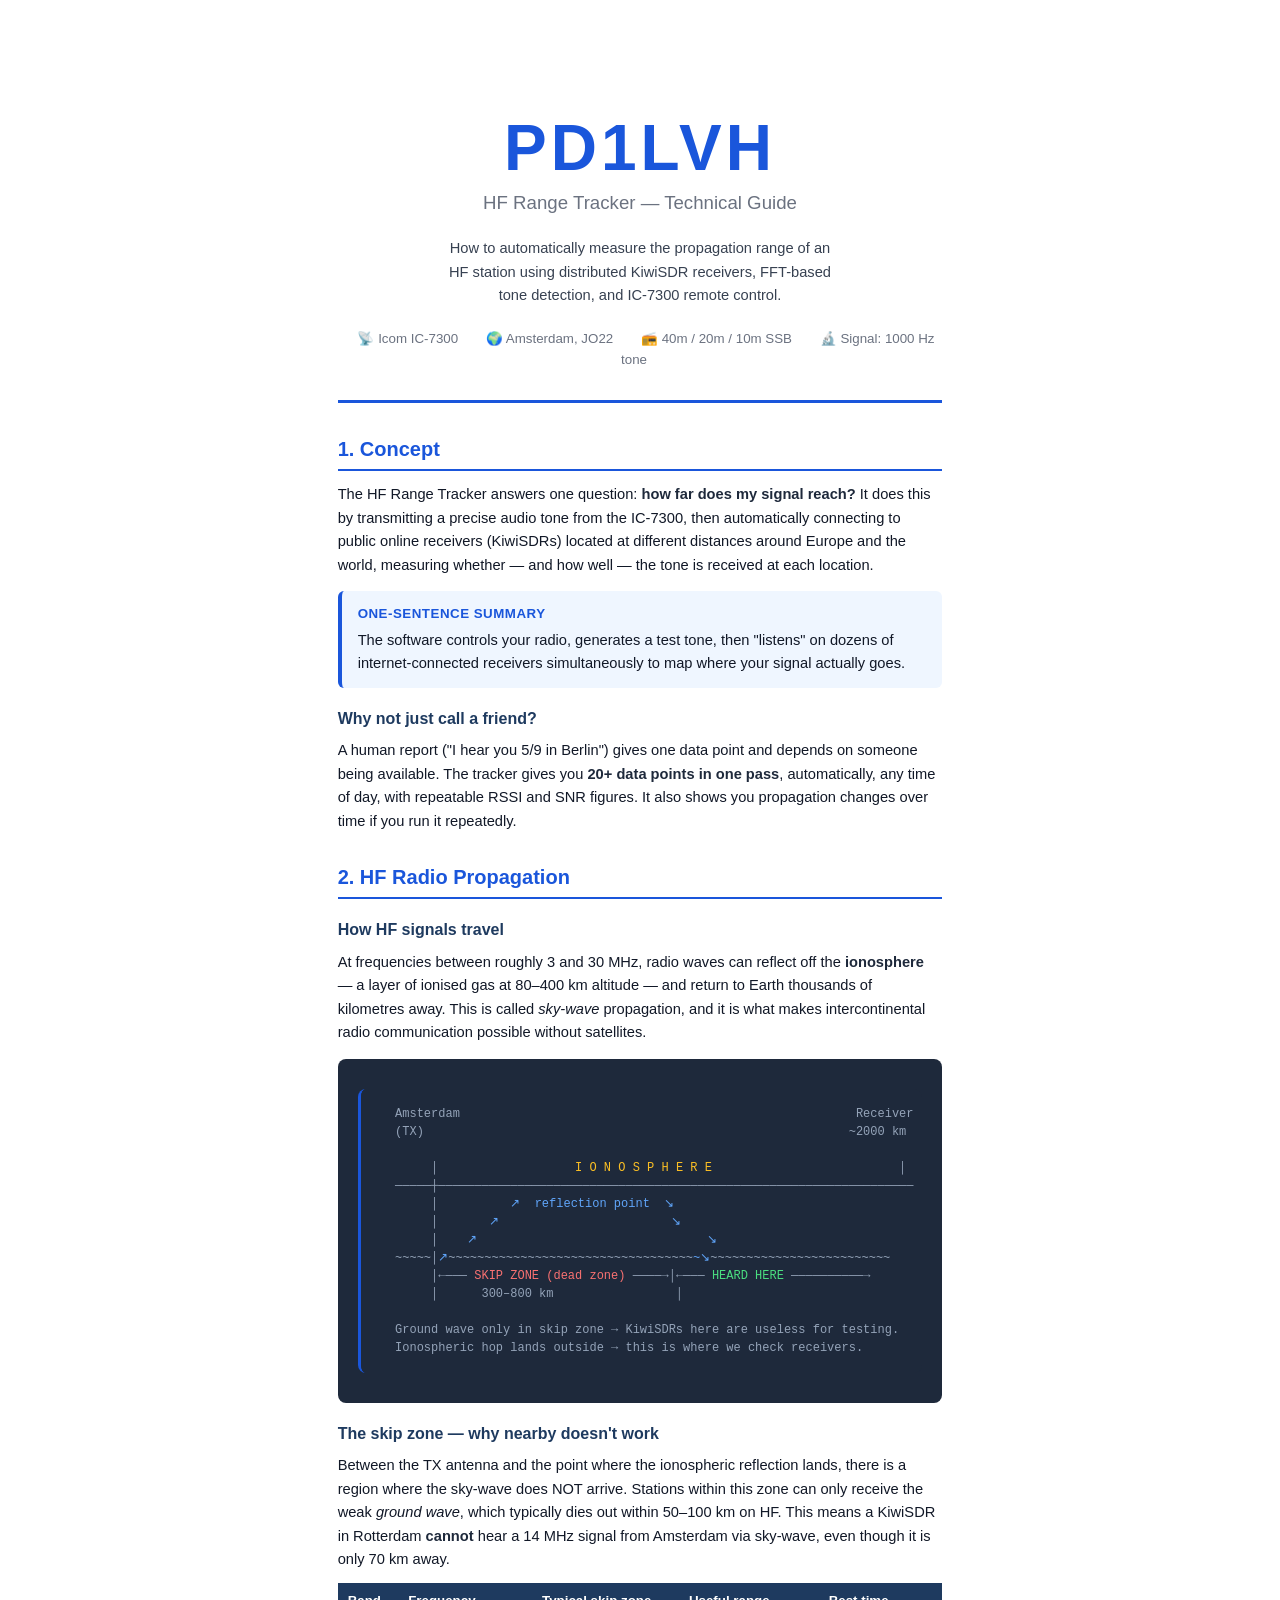
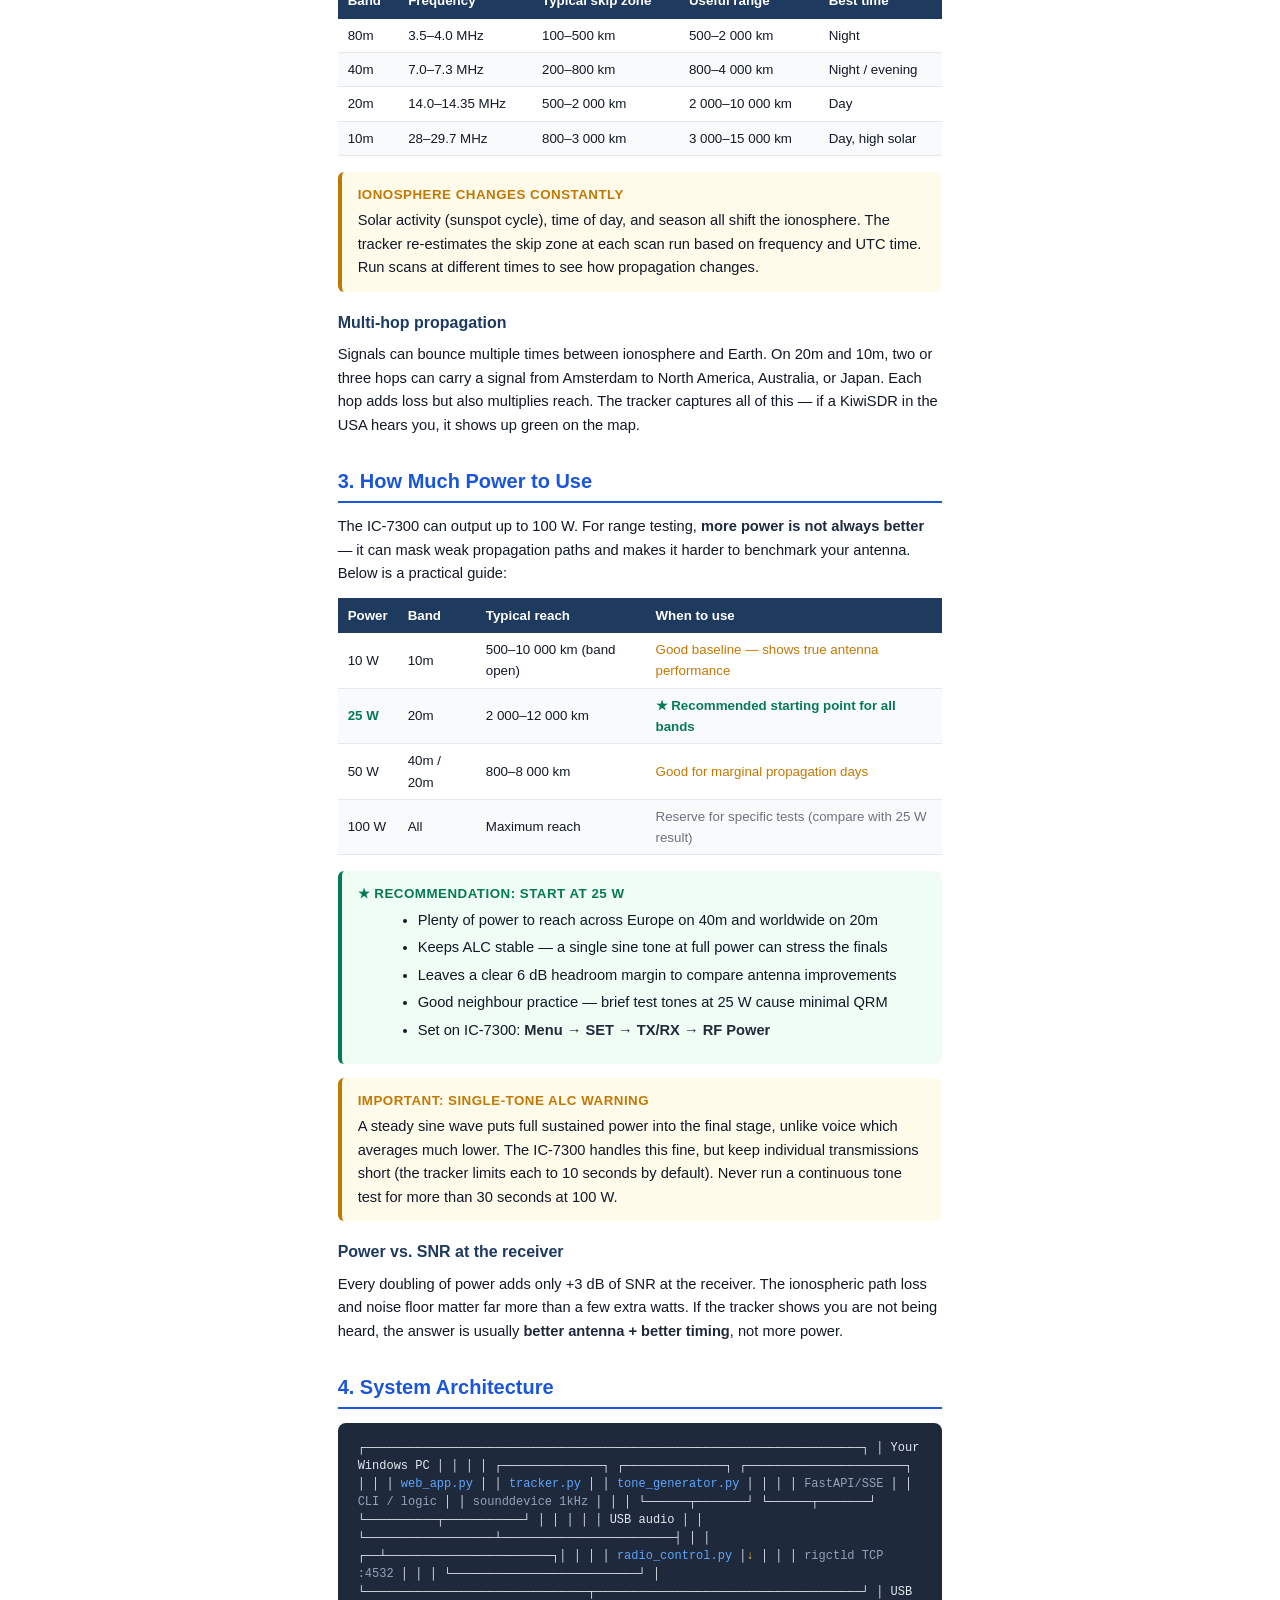
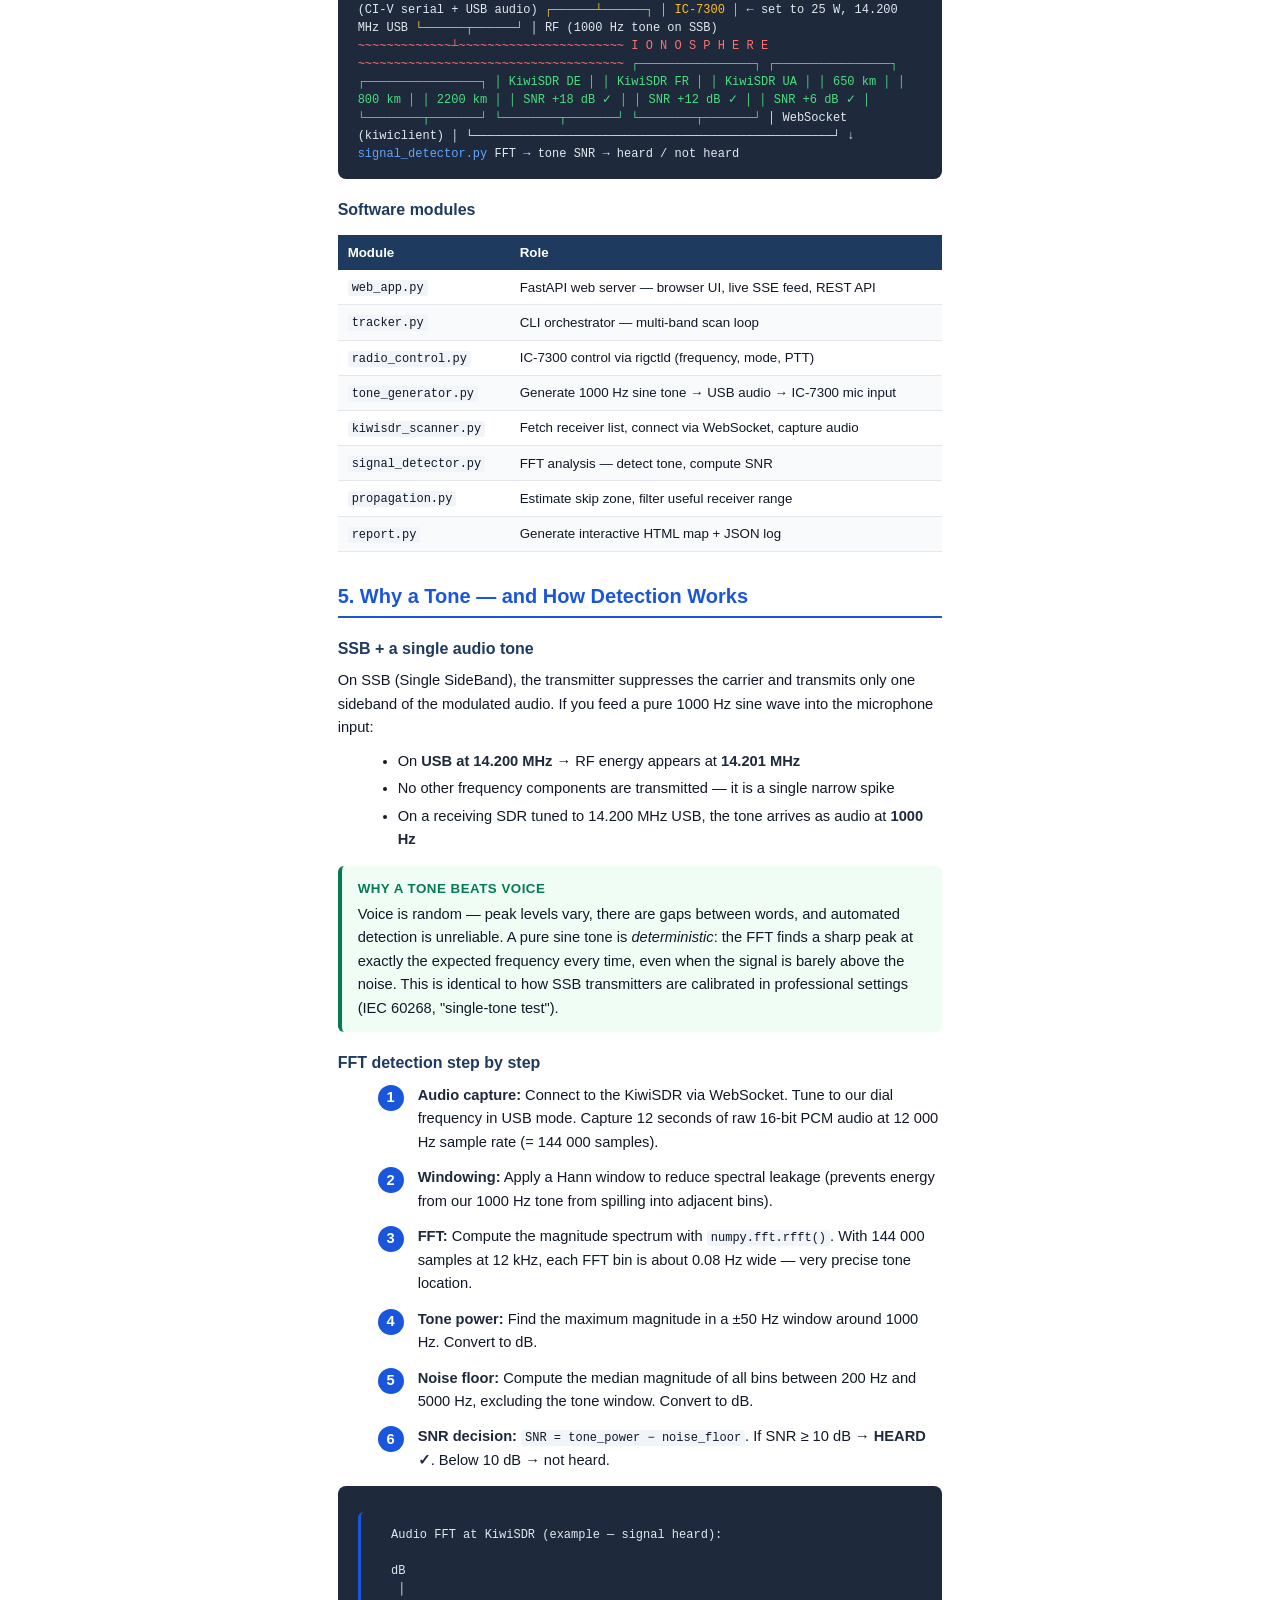
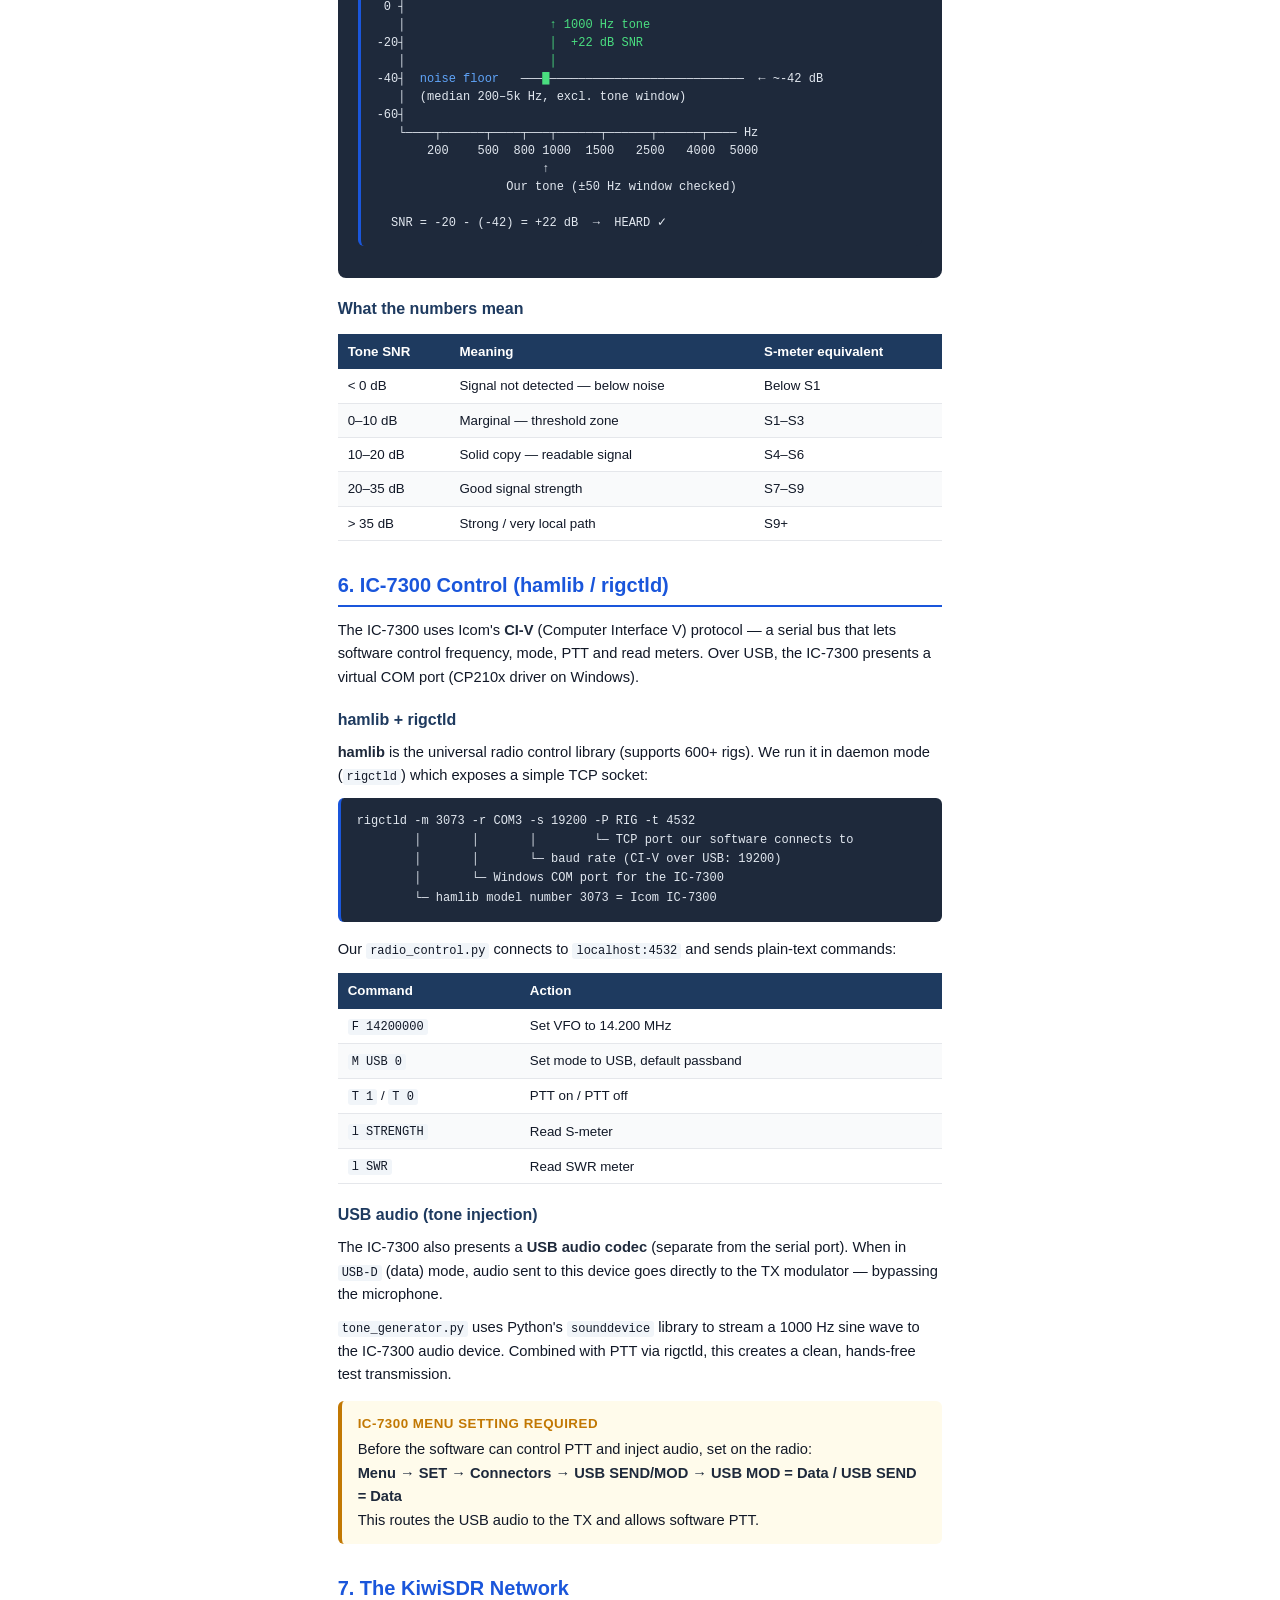
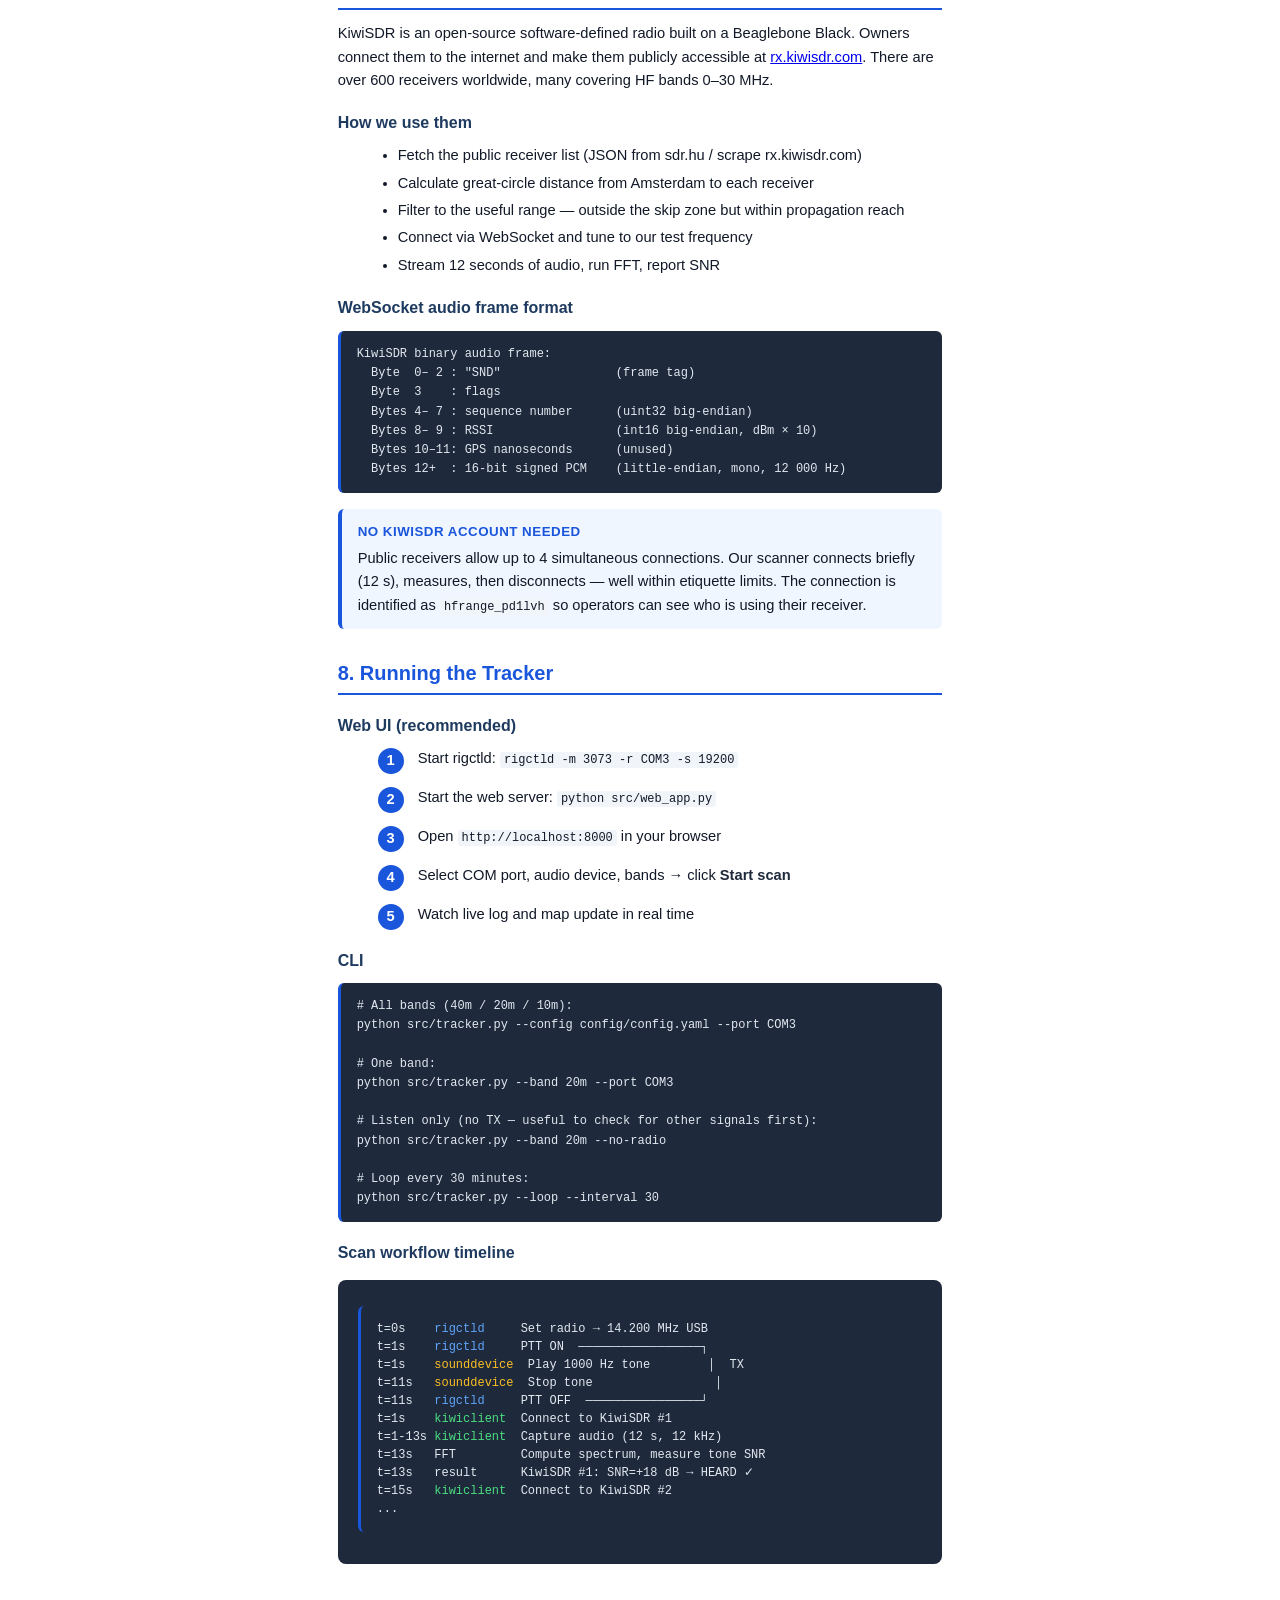
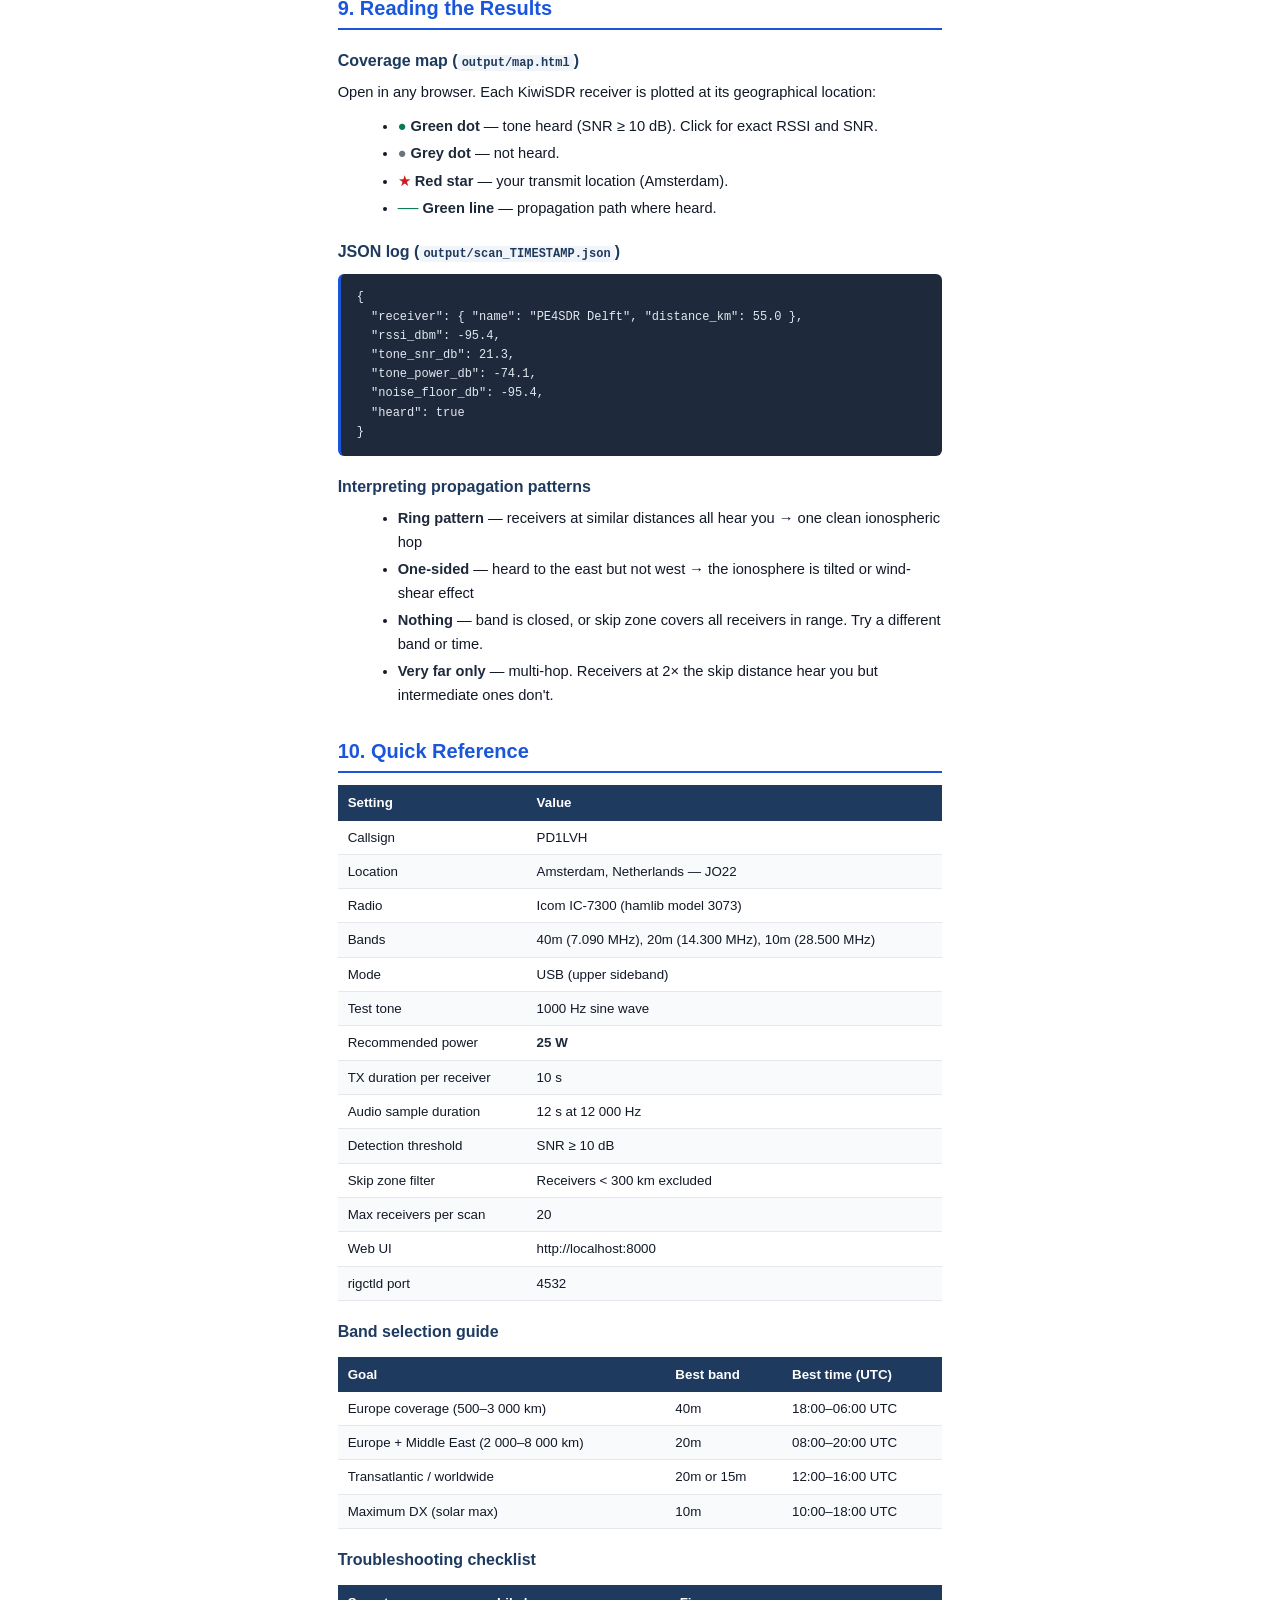
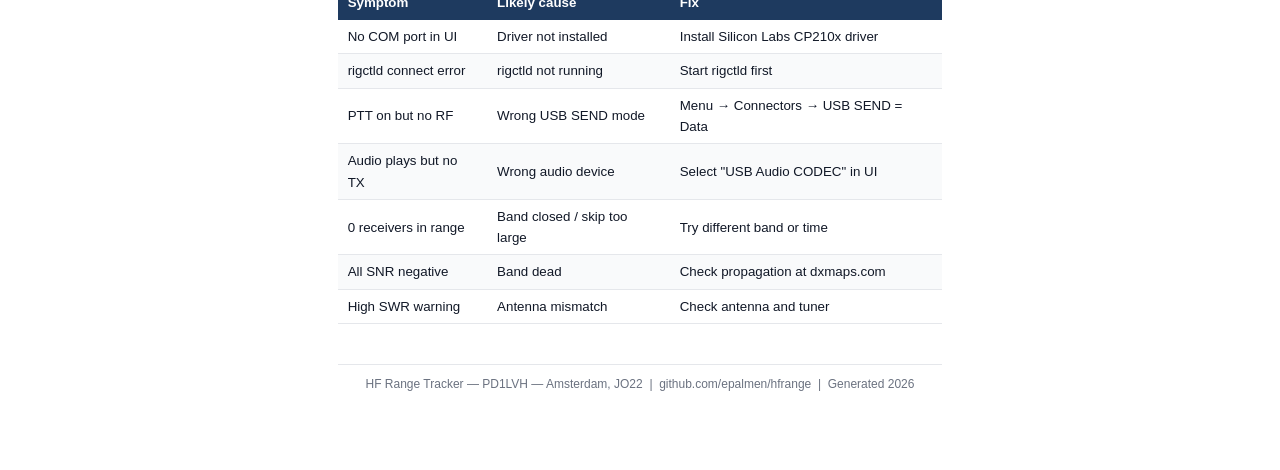
<file: docs/how-it-works.html>
<!DOCTYPE html>
<html lang="en">
<head>
<meta charset="UTF-8">
<title>HF Range Tracker — Technical Guide</title>
<style>
/* ── Base ── */
*, *::before, *::after { box-sizing: border-box; }
:root {
  --blue:   #1a56db;
  --green:  #057a55;
  --orange: #c27803;
  --red:    #c81e1e;
  --gray:   #6b7280;
  --light:  #f9fafb;
  --border: #e5e7eb;
  --text:   #111827;
}
html { font-size: 11pt; }
body {
  font-family: 'Segoe UI', Arial, sans-serif;
  color: var(--text);
  max-width: 190mm;
  margin: 0 auto;
  padding: 20mm 15mm;
  line-height: 1.6;
}

/* ── Typography ── */
h1 { font-size: 26pt; color: var(--blue); margin: 0 0 4px; letter-spacing: -0.5px; }
h2 { font-size: 15pt; color: var(--blue); border-bottom: 2px solid var(--blue); padding-bottom: 4px; margin: 28px 0 12px; }
h3 { font-size: 12pt; color: #1e3a5f; margin: 18px 0 8px; }
p  { margin: 0 0 10px; }
ul, ol { margin: 0 0 10px 20px; }
li { margin-bottom: 4px; }
strong { color: #1e293b; }
code { font-family: 'Cascadia Code', 'Courier New', monospace; font-size: 9pt; background: #f1f5f9; padding: 1px 4px; border-radius: 3px; }
pre {
  background: #1e293b; color: #e2e8f0;
  font-family: 'Cascadia Code', 'Courier New', monospace;
  font-size: 9pt; padding: 14px 16px; border-radius: 6px;
  white-space: pre; overflow-x: auto; margin: 10px 0 16px;
  border-left: 3px solid var(--blue);
}

/* ── Cover ── */
.cover {
  text-align: center;
  padding: 40px 0 30px;
  border-bottom: 3px solid var(--blue);
  margin-bottom: 30px;
}
.cover .callsign {
  font-size: 48pt; font-weight: 800; color: var(--blue);
  letter-spacing: 4px; line-height: 1;
}
.cover .subtitle { font-size: 14pt; color: var(--gray); margin: 8px 0 20px; }
.cover .meta { font-size: 10pt; color: var(--gray); }
.cover .meta span { margin: 0 12px; }

/* ── Info boxes ── */
.box {
  border-radius: 6px; padding: 12px 16px; margin: 14px 0;
  border-left: 4px solid;
}
.box-blue   { background: #eff6ff; border-color: var(--blue);   }
.box-green  { background: #f0fdf4; border-color: var(--green);  }
.box-orange { background: #fffbeb; border-color: var(--orange); }
.box-red    { background: #fff1f2; border-color: var(--red);    }
.box-title  { font-weight: 700; font-size: 10pt; text-transform: uppercase; letter-spacing: 0.5px; margin-bottom: 4px; }
.box-blue   .box-title { color: var(--blue);   }
.box-green  .box-title { color: var(--green);  }
.box-orange .box-title { color: var(--orange); }
.box-red    .box-title { color: var(--red);    }

/* ── Tables ── */
table { width: 100%; border-collapse: collapse; margin: 12px 0 16px; font-size: 10pt; }
th { background: #1e3a5f; color: #fff; padding: 7px 10px; text-align: left; font-weight: 600; }
td { padding: 6px 10px; border-bottom: 1px solid var(--border); }
tr:nth-child(even) td { background: var(--light); }

/* ── Diagrams ── */
.diagram {
  background: #1e293b; color: #94a3b8;
  font-family: 'Cascadia Code', 'Courier New', monospace;
  font-size: 9pt; padding: 16px 20px; border-radius: 8px; margin: 14px 0;
  line-height: 1.5;
}
.diagram .hi  { color: #60a5fa; }
.diagram .gr  { color: #4ade80; }
.diagram .yl  { color: #fbbf24; }
.diagram .rd  { color: #f87171; }
.diagram .wh  { color: #e2e8f0; }

/* ── Flow steps ── */
.steps { counter-reset: step; list-style: none; margin-left: 0; }
.steps li {
  counter-increment: step;
  display: flex; gap: 14px; margin-bottom: 12px; align-items: flex-start;
}
.steps li::before {
  content: counter(step);
  background: var(--blue); color: #fff;
  min-width: 26px; height: 26px;
  display: flex; align-items: center; justify-content: center;
  border-radius: 50%; font-weight: 700; font-size: 11pt;
  flex-shrink: 0; margin-top: 1px;
}

/* ── Power table highlight ── */
.power-rec { color: var(--green); font-weight: 700; }
.power-ok  { color: var(--orange); }
.power-low { color: var(--gray); }

/* ── Page breaks ── */
@media print {
  body { padding: 0; max-width: 100%; }
  h2   { page-break-before: auto; }
  .no-break, .box, .diagram, table { page-break-inside: avoid; }
  .page-break { page-break-before: always; }
  pre  { white-space: pre-wrap; }
}

/* ── Footer line ── */
.footer { margin-top: 40px; border-top: 1px solid var(--border); padding-top: 10px; color: var(--gray); font-size: 9pt; text-align: center; }
</style>
</head>
<body>

<!-- ══════════════════════════════════════════════════════════════════════
     COVER
═══════════════════════════════════════════════════════════════════════ -->
<div class="cover">
  <div class="callsign">PD1LVH</div>
  <div class="subtitle">HF Range Tracker — Technical Guide</div>
  <p style="max-width:400px;margin:0 auto 20px;color:#374151;font-size:11pt">
    How to automatically measure the propagation range of an HF station using
    distributed KiwiSDR receivers, FFT-based tone detection, and IC-7300 remote control.
  </p>
  <div class="meta">
    <span>📡 Icom IC-7300</span>
    <span>🌍 Amsterdam, JO22</span>
    <span>📻 40m / 20m / 10m SSB</span>
    <span>🔬 Signal: 1000 Hz tone</span>
  </div>
</div>


<!-- ══════════════════════════════════════════════════════════════════════
     1. CONCEPT
═══════════════════════════════════════════════════════════════════════ -->
<h2>1. Concept</h2>

<p>
The HF Range Tracker answers one question: <strong>how far does my signal reach?</strong>
It does this by transmitting a precise audio tone from the IC-7300, then automatically
connecting to public online receivers (KiwiSDRs) located at different distances around
Europe and the world, measuring whether — and how well — the tone is received at each
location.
</p>

<div class="box box-blue">
  <div class="box-title">One-sentence summary</div>
  The software controls your radio, generates a test tone, then "listens" on dozens of
  internet-connected receivers simultaneously to map where your signal actually goes.
</div>

<h3>Why not just call a friend?</h3>
<p>
A human report ("I hear you 5/9 in Berlin") gives one data point and depends on someone
being available. The tracker gives you <strong>20+ data points in one pass</strong>,
automatically, any time of day, with repeatable RSSI and SNR figures.
It also shows you propagation changes over time if you run it repeatedly.
</p>


<!-- ══════════════════════════════════════════════════════════════════════
     2. HF PROPAGATION
═══════════════════════════════════════════════════════════════════════ -->
<h2>2. HF Radio Propagation</h2>

<h3>How HF signals travel</h3>
<p>
At frequencies between roughly 3 and 30 MHz, radio waves can reflect off the
<strong>ionosphere</strong> — a layer of ionised gas at 80–400 km altitude — and
return to Earth thousands of kilometres away. This is called <em>sky-wave</em>
propagation, and it is what makes intercontinental radio communication possible
without satellites.
</p>

<div class="diagram">
<pre class="diagram">
  Amsterdam                                                       Receiver
  (TX)                                                           ~2000 km

       │                   <span class="yl">I O N O S P H E R E</span>                          │
  ─────┼──────────────────────────────────────────────────────────────────
       │          <span class="hi">↗  reflection point  ↘</span>
       │       <span class="hi">↗</span>                        <span class="hi">↘</span>
       │    <span class="hi">↗</span>                                <span class="hi">↘</span>
  ~~~~~│<span class="hi">↗</span>~~~~~~~~~~~~~~~~~~~~~~~~~~~~~~~~~~<span class="hi">~↘</span>~~~~~~~~~~~~~~~~~~~~~~~~~
       │←─── <span class="rd">SKIP ZONE (dead zone)</span> ────→│←─── <span class="gr">HEARD HERE</span> ──────────→
       │      300–800 km                 │

  Ground wave only in skip zone → KiwiSDRs here are useless for testing.
  Ionospheric hop lands outside → this is where we check receivers.
</pre>
</div>

<h3>The skip zone — why nearby doesn't work</h3>
<p>
Between the TX antenna and the point where the ionospheric reflection lands, there is
a region where the sky-wave does NOT arrive. Stations within this zone can only receive
the weak <em>ground wave</em>, which typically dies out within 50–100 km on HF.
This means a KiwiSDR in Rotterdam <strong>cannot</strong> hear a 14 MHz signal from
Amsterdam via sky-wave, even though it is only 70 km away.
</p>

<table>
  <thead><tr><th>Band</th><th>Frequency</th><th>Typical skip zone</th><th>Useful range</th><th>Best time</th></tr></thead>
  <tbody>
    <tr><td>80m</td><td>3.5–4.0 MHz</td><td>100–500 km</td><td>500–2 000 km</td><td>Night</td></tr>
    <tr><td>40m</td><td>7.0–7.3 MHz</td><td>200–800 km</td><td>800–4 000 km</td><td>Night / evening</td></tr>
    <tr><td>20m</td><td>14.0–14.35 MHz</td><td>500–2 000 km</td><td>2 000–10 000 km</td><td>Day</td></tr>
    <tr><td>10m</td><td>28–29.7 MHz</td><td>800–3 000 km</td><td>3 000–15 000 km</td><td>Day, high solar</td></tr>
  </tbody>
</table>

<div class="box box-orange">
  <div class="box-title">Ionosphere changes constantly</div>
  Solar activity (sunspot cycle), time of day, and season all shift the ionosphere.
  The tracker re-estimates the skip zone at each scan run based on frequency and UTC time.
  Run scans at different times to see how propagation changes.
</div>

<h3>Multi-hop propagation</h3>
<p>
Signals can bounce multiple times between ionosphere and Earth. On 20m and 10m, two or
three hops can carry a signal from Amsterdam to North America, Australia, or Japan.
Each hop adds loss but also multiplies reach. The tracker captures all of this — if a
KiwiSDR in the USA hears you, it shows up green on the map.
</p>


<!-- ══════════════════════════════════════════════════════════════════════
     3. TRANSMIT POWER
═══════════════════════════════════════════════════════════════════════ -->
<div class="page-break"></div>
<h2>3. How Much Power to Use</h2>

<p>
The IC-7300 can output up to 100 W. For range testing, <strong>more power is not
always better</strong> — it can mask weak propagation paths and makes it harder to
benchmark your antenna. Below is a practical guide:
</p>

<table>
  <thead><tr><th>Power</th><th>Band</th><th>Typical reach</th><th>When to use</th></tr></thead>
  <tbody>
    <tr>
      <td>10 W</td>
      <td>10m</td>
      <td>500–10 000 km (band open)</td>
      <td class="power-ok">Good baseline — shows true antenna performance</td>
    </tr>
    <tr>
      <td class="power-rec">25 W</td>
      <td>20m</td>
      <td>2 000–12 000 km</td>
      <td class="power-rec">★ Recommended starting point for all bands</td>
    </tr>
    <tr>
      <td>50 W</td>
      <td>40m / 20m</td>
      <td>800–8 000 km</td>
      <td class="power-ok">Good for marginal propagation days</td>
    </tr>
    <tr>
      <td>100 W</td>
      <td>All</td>
      <td>Maximum reach</td>
      <td class="power-low">Reserve for specific tests (compare with 25 W result)</td>
    </tr>
  </tbody>
</table>

<div class="box box-green">
  <div class="box-title">★ Recommendation: Start at 25 W</div>
  <ul>
    <li>Plenty of power to reach across Europe on 40m and worldwide on 20m</li>
    <li>Keeps ALC stable — a single sine tone at full power can stress the finals</li>
    <li>Leaves a clear 6 dB headroom margin to compare antenna improvements</li>
    <li>Good neighbour practice — brief test tones at 25 W cause minimal QRM</li>
    <li>Set on IC-7300: <strong>Menu → SET → TX/RX → RF Power</strong></li>
  </ul>
</div>

<div class="box box-orange">
  <div class="box-title">Important: single-tone ALC warning</div>
  A steady sine wave puts full sustained power into the final stage, unlike voice
  which averages much lower. The IC-7300 handles this fine, but keep individual
  transmissions short (the tracker limits each to 10 seconds by default).
  Never run a continuous tone test for more than 30 seconds at 100 W.
</div>

<h3>Power vs. SNR at the receiver</h3>
<p>
Every doubling of power adds only +3 dB of SNR at the receiver. The ionospheric
path loss and noise floor matter far more than a few extra watts. If the tracker
shows you are not being heard, the answer is usually <strong>better antenna + better
timing</strong>, not more power.
</p>


<!-- ══════════════════════════════════════════════════════════════════════
     4. SYSTEM ARCHITECTURE
═══════════════════════════════════════════════════════════════════════ -->
<h2>4. System Architecture</h2>

<div class="diagram">
<span class="wh">┌─────────────────────────────────────────────────────────────────────┐</span>
<span class="wh">│                        Your Windows PC                             │</span>
<span class="wh">│                                                                     │</span>
<span class="wh">│  ┌──────────────┐    ┌──────────────┐    ┌──────────────────────┐  │</span>
<span class="wh">│  │</span> <span class="hi">web_app.py</span>   <span class="wh">│    │</span> <span class="hi">tracker.py</span>   <span class="wh">│    │</span> <span class="hi">tone_generator.py</span>    <span class="wh">│  │</span>
<span class="wh">│  │</span> FastAPI/SSE  <span class="wh">│    │</span> CLI / logic  <span class="wh">│    │</span> sounddevice 1kHz     <span class="wh">│  │</span>
<span class="wh">│  └──────┬───────┘    └──────┬───────┘    └──────────┬───────────┘  │</span>
<span class="wh">│         │                  │                        │ USB audio     │</span>
<span class="wh">│         └──────────────────┴────────────────────────┤              │</span>
<span class="wh">│                         ┌──┴───────────────────────┐│              │</span>
<span class="wh">│                         │</span> <span class="hi">radio_control.py</span>        <span class="wh">│</span><span class="yl">↓</span>              <span class="wh">│</span>
<span class="wh">│                         │</span> rigctld TCP :4532        <span class="wh">│</span>              <span class="wh">│</span>
<span class="wh">│                         └──────────────────────────┘</span>              <span class="wh">│</span>
<span class="wh">└───────────────────────────────┬─────────────────────────────────────┘</span>
                                <span class="wh">│ USB (CI-V serial + USB audio)</span>
                         <span class="yl">┌──────┴──────┐</span>
                         <span class="yl">│  IC-7300    │</span>  <span class="wh">← set to 25 W, 14.200 MHz USB</span>
                         <span class="yl">└──────┬──────┘</span>
                                <span class="wh">│ RF (1000 Hz tone on SSB)</span>
                    <span class="rd">~~~~~~~~~~~~~┴~~~~~~~~~~~~~~~~~~~~~~~</span>
                    <span class="rd">        I O N O S P H E R E</span>
                    <span class="rd">~~~~~~~~~~~~~~~~~~~~~~~~~~~~~~~~~~~~~</span>
       <span class="gr">┌────────────────┐</span>         <span class="gr">┌────────────────┐</span>         <span class="gr">┌────────────────┐</span>
       <span class="gr">│ KiwiSDR DE     │</span>         <span class="gr">│ KiwiSDR FR     │</span>         <span class="gr">│ KiwiSDR UA     │</span>
       <span class="gr">│ 650 km         │</span>         <span class="gr">│ 800 km         │</span>         <span class="gr">│ 2200 km        │</span>
       <span class="gr">│ SNR +18 dB ✓   │</span>         <span class="gr">│ SNR +12 dB ✓   │</span>         <span class="gr">│ SNR +6 dB  ✓   │</span>
       <span class="gr">└────────┬───────┘</span>         <span class="gr">└────────┬───────┘</span>         <span class="gr">└────────┬───────┘</span>
                <span class="wh">│ WebSocket (kiwiclient)                           │</span>
                <span class="wh">└──────────────────────────────────────────────────┘</span>
                                       <span class="wh">↓</span>
                           <span class="hi">signal_detector.py</span>
                           <span class="wh">FFT → tone SNR → heard / not heard</span>
</div>

<h3>Software modules</h3>

<table>
  <thead><tr><th>Module</th><th>Role</th></tr></thead>
  <tbody>
    <tr><td><code>web_app.py</code></td><td>FastAPI web server — browser UI, live SSE feed, REST API</td></tr>
    <tr><td><code>tracker.py</code></td><td>CLI orchestrator — multi-band scan loop</td></tr>
    <tr><td><code>radio_control.py</code></td><td>IC-7300 control via rigctld (frequency, mode, PTT)</td></tr>
    <tr><td><code>tone_generator.py</code></td><td>Generate 1000 Hz sine tone → USB audio → IC-7300 mic input</td></tr>
    <tr><td><code>kiwisdr_scanner.py</code></td><td>Fetch receiver list, connect via WebSocket, capture audio</td></tr>
    <tr><td><code>signal_detector.py</code></td><td>FFT analysis — detect tone, compute SNR</td></tr>
    <tr><td><code>propagation.py</code></td><td>Estimate skip zone, filter useful receiver range</td></tr>
    <tr><td><code>report.py</code></td><td>Generate interactive HTML map + JSON log</td></tr>
  </tbody>
</table>


<!-- ══════════════════════════════════════════════════════════════════════
     5. TONE DETECTION
═══════════════════════════════════════════════════════════════════════ -->
<div class="page-break"></div>
<h2>5. Why a Tone — and How Detection Works</h2>

<h3>SSB + a single audio tone</h3>
<p>
On SSB (Single SideBand), the transmitter suppresses the carrier and transmits only
one sideband of the modulated audio. If you feed a pure 1000 Hz sine wave into the
microphone input:
</p>
<ul>
  <li>On <strong>USB at 14.200 MHz</strong> → RF energy appears at <strong>14.201 MHz</strong></li>
  <li>No other frequency components are transmitted — it is a single narrow spike</li>
  <li>On a receiving SDR tuned to 14.200 MHz USB, the tone arrives as audio at <strong>1000 Hz</strong></li>
</ul>

<div class="box box-green">
  <div class="box-title">Why a tone beats voice</div>
  Voice is random — peak levels vary, there are gaps between words, and automated
  detection is unreliable. A pure sine tone is <em>deterministic</em>:
  the FFT finds a sharp peak at exactly the expected frequency every time,
  even when the signal is barely above the noise.
  This is identical to how SSB transmitters are calibrated in professional settings
  (IEC 60268, "single-tone test").
</div>

<h3>FFT detection step by step</h3>

<ol class="steps">
  <li>
    <div>
      <strong>Audio capture:</strong> Connect to the KiwiSDR via WebSocket.
      Tune to our dial frequency in USB mode.
      Capture 12 seconds of raw 16-bit PCM audio at 12 000 Hz sample rate
      (= 144 000 samples).
    </div>
  </li>
  <li>
    <div>
      <strong>Windowing:</strong> Apply a Hann window to reduce spectral leakage
      (prevents energy from our 1000 Hz tone from spilling into adjacent bins).
    </div>
  </li>
  <li>
    <div>
      <strong>FFT:</strong> Compute the magnitude spectrum with
      <code>numpy.fft.rfft()</code>. With 144 000 samples at 12 kHz, each FFT bin
      is about 0.08 Hz wide — very precise tone location.
    </div>
  </li>
  <li>
    <div>
      <strong>Tone power:</strong> Find the maximum magnitude in a ±50 Hz window
      around 1000 Hz. Convert to dB.
    </div>
  </li>
  <li>
    <div>
      <strong>Noise floor:</strong> Compute the median magnitude of all bins
      between 200 Hz and 5000 Hz, excluding the tone window. Convert to dB.
    </div>
  </li>
  <li>
    <div>
      <strong>SNR decision:</strong> <code>SNR = tone_power − noise_floor</code>.
      If SNR ≥ 10 dB → <span style="color:var(--green)"><strong>HEARD ✓</strong></span>.
      Below 10 dB → not heard.
    </div>
  </li>
</ol>

<div class="diagram">
<pre>
  Audio FFT at KiwiSDR (example — signal heard):

  dB
   │
 0 ┤
   │                    <span class="gr">↑ 1000 Hz tone</span>
-20┤                    <span class="gr">│  +22 dB SNR</span>
   │                    <span class="gr">│</span>
-40┤  <span class="hi">noise floor</span>   ───<span class="gr">█</span>───────────────────────────  ← ~-42 dB
   │  (median 200–5k Hz, excl. tone window)
-60┤
   └────┬──────┬────┬───┬──────┬──────┬──────┬──── Hz
       200    500  800 1000  1500   2500   4000  5000
                       ↑
                  Our tone (±50 Hz window checked)

  SNR = -20 - (-42) = +22 dB  →  HEARD ✓
</pre>
</div>

<h3>What the numbers mean</h3>

<table>
  <thead><tr><th>Tone SNR</th><th>Meaning</th><th>S-meter equivalent</th></tr></thead>
  <tbody>
    <tr><td>&lt; 0 dB</td><td>Signal not detected — below noise</td><td>Below S1</td></tr>
    <tr><td>0–10 dB</td><td>Marginal — threshold zone</td><td>S1–S3</td></tr>
    <tr><td>10–20 dB</td><td>Solid copy — readable signal</td><td>S4–S6</td></tr>
    <tr><td>20–35 dB</td><td>Good signal strength</td><td>S7–S9</td></tr>
    <tr><td>&gt; 35 dB</td><td>Strong / very local path</td><td>S9+</td></tr>
  </tbody>
</table>


<!-- ══════════════════════════════════════════════════════════════════════
     6. IC-7300 CONTROL
═══════════════════════════════════════════════════════════════════════ -->
<h2>6. IC-7300 Control (hamlib / rigctld)</h2>

<p>
The IC-7300 uses Icom's <strong>CI-V</strong> (Computer Interface V) protocol — a
serial bus that lets software control frequency, mode, PTT and read meters.
Over USB, the IC-7300 presents a virtual COM port (CP210x driver on Windows).
</p>

<h3>hamlib + rigctld</h3>
<p>
<strong>hamlib</strong> is the universal radio control library (supports 600+ rigs).
We run it in daemon mode (<code>rigctld</code>) which exposes a simple TCP socket:
</p>

<pre>rigctld -m 3073 -r COM3 -s 19200 -P RIG -t 4532
        │       │       │        └─ TCP port our software connects to
        │       │       └─ baud rate (CI-V over USB: 19200)
        │       └─ Windows COM port for the IC-7300
        └─ hamlib model number 3073 = Icom IC-7300</pre>

<p>Our <code>radio_control.py</code> connects to <code>localhost:4532</code> and sends plain-text commands:</p>

<table>
  <thead><tr><th>Command</th><th>Action</th></tr></thead>
  <tbody>
    <tr><td><code>F 14200000</code></td><td>Set VFO to 14.200 MHz</td></tr>
    <tr><td><code>M USB 0</code></td><td>Set mode to USB, default passband</td></tr>
    <tr><td><code>T 1</code> / <code>T 0</code></td><td>PTT on / PTT off</td></tr>
    <tr><td><code>l STRENGTH</code></td><td>Read S-meter</td></tr>
    <tr><td><code>l SWR</code></td><td>Read SWR meter</td></tr>
  </tbody>
</table>

<h3>USB audio (tone injection)</h3>
<p>
The IC-7300 also presents a <strong>USB audio codec</strong> (separate from the serial
port). When in <code>USB-D</code> (data) mode, audio sent to this device goes directly
to the TX modulator — bypassing the microphone.
</p>
<p>
<code>tone_generator.py</code> uses Python's <code>sounddevice</code> library to stream
a 1000 Hz sine wave to the IC-7300 audio device. Combined with PTT via rigctld, this
creates a clean, hands-free test transmission.
</p>

<div class="box box-orange">
  <div class="box-title">IC-7300 menu setting required</div>
  Before the software can control PTT and inject audio, set on the radio:<br>
  <strong>Menu → SET → Connectors → USB SEND/MOD → USB MOD = Data / USB SEND = Data</strong><br>
  This routes the USB audio to the TX and allows software PTT.
</div>


<!-- ══════════════════════════════════════════════════════════════════════
     7. KIWISDR NETWORK
═══════════════════════════════════════════════════════════════════════ -->
<div class="page-break"></div>
<h2>7. The KiwiSDR Network</h2>

<p>
KiwiSDR is an open-source software-defined radio built on a Beaglebone Black.
Owners connect them to the internet and make them publicly accessible at
<a href="http://rx.kiwisdr.com">rx.kiwisdr.com</a>.
There are over 600 receivers worldwide, many covering HF bands 0–30 MHz.
</p>

<h3>How we use them</h3>
<ul>
  <li>Fetch the public receiver list (JSON from sdr.hu / scrape rx.kiwisdr.com)</li>
  <li>Calculate great-circle distance from Amsterdam to each receiver</li>
  <li>Filter to the useful range — outside the skip zone but within propagation reach</li>
  <li>Connect via WebSocket and tune to our test frequency</li>
  <li>Stream 12 seconds of audio, run FFT, report SNR</li>
</ul>

<h3>WebSocket audio frame format</h3>
<pre>KiwiSDR binary audio frame:
  Byte  0– 2 : "SND"                (frame tag)
  Byte  3    : flags
  Bytes 4– 7 : sequence number      (uint32 big-endian)
  Bytes 8– 9 : RSSI                 (int16 big-endian, dBm × 10)
  Bytes 10–11: GPS nanoseconds      (unused)
  Bytes 12+  : 16-bit signed PCM    (little-endian, mono, 12 000 Hz)</pre>

<div class="box box-blue">
  <div class="box-title">No KiwiSDR account needed</div>
  Public receivers allow up to 4 simultaneous connections. Our scanner connects
  briefly (12 s), measures, then disconnects — well within etiquette limits.
  The connection is identified as <code>hfrange_pd1lvh</code> so operators
  can see who is using their receiver.
</div>


<!-- ══════════════════════════════════════════════════════════════════════
     8. RUNNING THE TRACKER
═══════════════════════════════════════════════════════════════════════ -->
<h2>8. Running the Tracker</h2>

<h3>Web UI (recommended)</h3>
<ol class="steps">
  <li><div>Start rigctld: <code>rigctld -m 3073 -r COM3 -s 19200</code></div></li>
  <li><div>Start the web server: <code>python src/web_app.py</code></div></li>
  <li><div>Open <code>http://localhost:8000</code> in your browser</div></li>
  <li><div>Select COM port, audio device, bands → click <strong>Start scan</strong></div></li>
  <li><div>Watch live log and map update in real time</div></li>
</ol>

<h3>CLI</h3>
<pre># All bands (40m / 20m / 10m):
python src/tracker.py --config config/config.yaml --port COM3

# One band:
python src/tracker.py --band 20m --port COM3

# Listen only (no TX — useful to check for other signals first):
python src/tracker.py --band 20m --no-radio

# Loop every 30 minutes:
python src/tracker.py --loop --interval 30</pre>

<h3>Scan workflow timeline</h3>
<div class="diagram">
<pre>
t=0s    <span class="hi">rigctld</span>     Set radio → 14.200 MHz USB
t=1s    <span class="hi">rigctld</span>     PTT ON  ─────────────────┐
t=1s    <span class="yl">sounddevice</span>  Play 1000 Hz tone        │  TX
t=11s   <span class="yl">sounddevice</span>  Stop tone                 │
t=11s   <span class="hi">rigctld</span>     PTT OFF  ────────────────┘
t=1s    <span class="gr">kiwiclient</span>  Connect to KiwiSDR #1
t=1-13s <span class="gr">kiwiclient</span>  Capture audio (12 s, 12 kHz)
t=13s   <span class="wh">FFT</span>         Compute spectrum, measure tone SNR
t=13s   <span class="wh">result</span>      KiwiSDR #1: SNR=+18 dB → HEARD ✓
t=15s   <span class="gr">kiwiclient</span>  Connect to KiwiSDR #2
...
</pre>
</div>


<!-- ══════════════════════════════════════════════════════════════════════
     9. READING THE RESULTS
═══════════════════════════════════════════════════════════════════════ -->
<h2>9. Reading the Results</h2>

<h3>Coverage map (<code>output/map.html</code>)</h3>
<p>
Open in any browser. Each KiwiSDR receiver is plotted at its geographical location:
</p>
<ul>
  <li><span style="color:var(--green)">●</span> <strong>Green dot</strong> — tone heard (SNR ≥ 10 dB). Click for exact RSSI and SNR.</li>
  <li><span style="color:var(--gray)">●</span> <strong>Grey dot</strong> — not heard.</li>
  <li><span style="color:var(--red)">★</span> <strong>Red star</strong> — your transmit location (Amsterdam).</li>
  <li><span style="color:var(--green)">──</span> <strong>Green line</strong> — propagation path where heard.</li>
</ul>

<h3>JSON log (<code>output/scan_TIMESTAMP.json</code>)</h3>
<pre>{
  "receiver": { "name": "PE4SDR Delft", "distance_km": 55.0 },
  "rssi_dbm": -95.4,
  "tone_snr_db": 21.3,
  "tone_power_db": -74.1,
  "noise_floor_db": -95.4,
  "heard": true
}</pre>

<h3>Interpreting propagation patterns</h3>
<ul>
  <li><strong>Ring pattern</strong> — receivers at similar distances all hear you → one clean ionospheric hop</li>
  <li><strong>One-sided</strong> — heard to the east but not west → the ionosphere is tilted or wind-shear effect</li>
  <li><strong>Nothing</strong> — band is closed, or skip zone covers all receivers in range. Try a different band or time.</li>
  <li><strong>Very far only</strong> — multi-hop. Receivers at 2× the skip distance hear you but intermediate ones don't.</li>
</ul>


<!-- ══════════════════════════════════════════════════════════════════════
     10. QUICK REFERENCE
═══════════════════════════════════════════════════════════════════════ -->
<div class="page-break"></div>
<h2>10. Quick Reference</h2>

<table>
  <thead><tr><th>Setting</th><th>Value</th></tr></thead>
  <tbody>
    <tr><td>Callsign</td><td>PD1LVH</td></tr>
    <tr><td>Location</td><td>Amsterdam, Netherlands — JO22</td></tr>
    <tr><td>Radio</td><td>Icom IC-7300 (hamlib model 3073)</td></tr>
    <tr><td>Bands</td><td>40m (7.090 MHz), 20m (14.300 MHz), 10m (28.500 MHz)</td></tr>
    <tr><td>Mode</td><td>USB (upper sideband)</td></tr>
    <tr><td>Test tone</td><td>1000 Hz sine wave</td></tr>
    <tr><td>Recommended power</td><td><strong>25 W</strong></td></tr>
    <tr><td>TX duration per receiver</td><td>10 s</td></tr>
    <tr><td>Audio sample duration</td><td>12 s at 12 000 Hz</td></tr>
    <tr><td>Detection threshold</td><td>SNR ≥ 10 dB</td></tr>
    <tr><td>Skip zone filter</td><td>Receivers &lt; 300 km excluded</td></tr>
    <tr><td>Max receivers per scan</td><td>20</td></tr>
    <tr><td>Web UI</td><td>http://localhost:8000</td></tr>
    <tr><td>rigctld port</td><td>4532</td></tr>
  </tbody>
</table>

<h3>Band selection guide</h3>

<table>
  <thead><tr><th>Goal</th><th>Best band</th><th>Best time (UTC)</th></tr></thead>
  <tbody>
    <tr><td>Europe coverage (500–3 000 km)</td><td>40m</td><td>18:00–06:00 UTC</td></tr>
    <tr><td>Europe + Middle East (2 000–8 000 km)</td><td>20m</td><td>08:00–20:00 UTC</td></tr>
    <tr><td>Transatlantic / worldwide</td><td>20m or 15m</td><td>12:00–16:00 UTC</td></tr>
    <tr><td>Maximum DX (solar max)</td><td>10m</td><td>10:00–18:00 UTC</td></tr>
  </tbody>
</table>

<h3>Troubleshooting checklist</h3>

<table>
  <thead><tr><th>Symptom</th><th>Likely cause</th><th>Fix</th></tr></thead>
  <tbody>
    <tr><td>No COM port in UI</td><td>Driver not installed</td><td>Install Silicon Labs CP210x driver</td></tr>
    <tr><td>rigctld connect error</td><td>rigctld not running</td><td>Start rigctld first</td></tr>
    <tr><td>PTT on but no RF</td><td>Wrong USB SEND mode</td><td>Menu → Connectors → USB SEND = Data</td></tr>
    <tr><td>Audio plays but no TX</td><td>Wrong audio device</td><td>Select "USB Audio CODEC" in UI</td></tr>
    <tr><td>0 receivers in range</td><td>Band closed / skip too large</td><td>Try different band or time</td></tr>
    <tr><td>All SNR negative</td><td>Band dead</td><td>Check propagation at dxmaps.com</td></tr>
    <tr><td>High SWR warning</td><td>Antenna mismatch</td><td>Check antenna and tuner</td></tr>
  </tbody>
</table>

<div class="footer">
  HF Range Tracker — PD1LVH — Amsterdam, JO22 &nbsp;|&nbsp;
  github.com/epalmen/hfrange &nbsp;|&nbsp;
  Generated 2026
</div>

</body>
</html>
</file>
